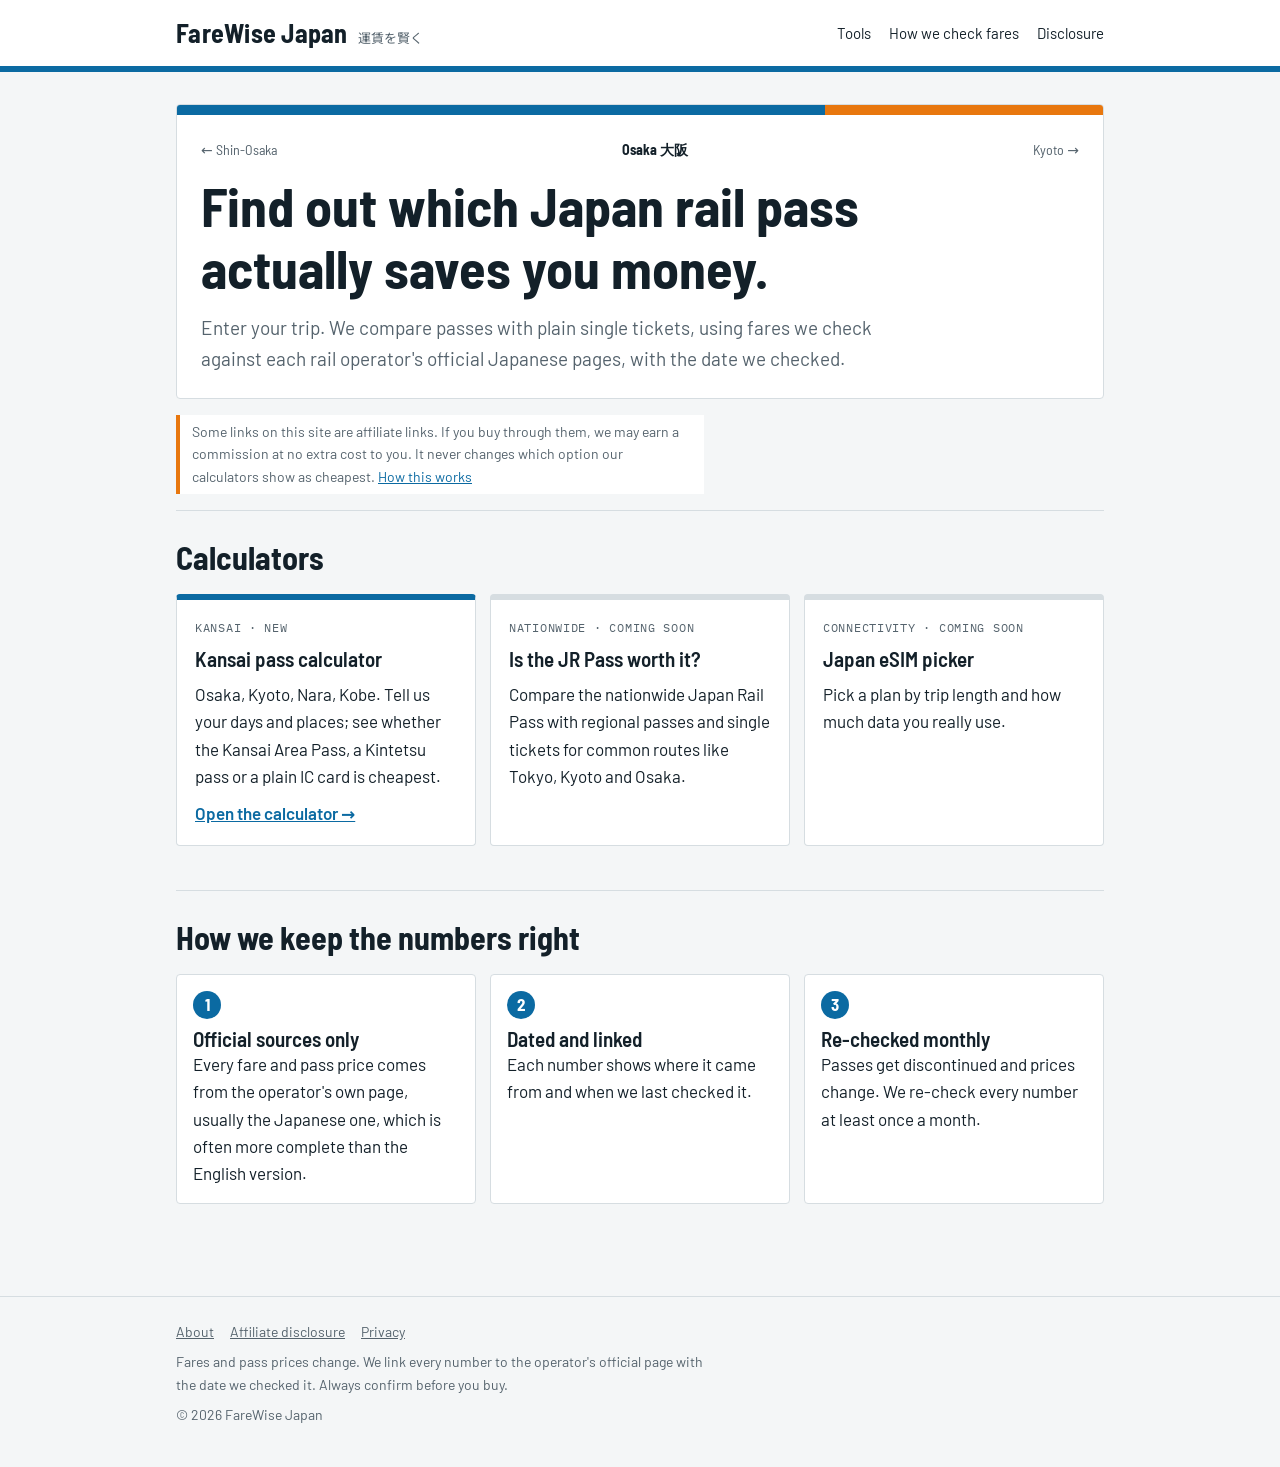
<file: index.html>
<!doctype html>
<html lang="en">
<head>
<meta charset="utf-8">
<meta name="viewport" content="width=device-width,initial-scale=1,viewport-fit=cover">
<title>FareWise Japan — Which Japan rail pass actually saves you money? | FareWise Japan</title>
<meta name="description" content="Free calculators that compare Japan rail passes with single tickets, using fares checked against official Japanese operator pages.">
<link rel="canonical" href="https://ss2d5sgg-tech.github.io/site/">
<link rel="preconnect" href="https://fonts.googleapis.com">
<link rel="preconnect" href="https://fonts.gstatic.com" crossorigin>
<link rel="stylesheet" href="https://fonts.googleapis.com/css2?family=Barlow:wght@400;500;600&family=Barlow+Semi+Condensed:wght@600;700&family=IBM+Plex+Mono:wght@400;500&family=Noto+Sans+JP:wght@400;500&display=swap">
<link rel="stylesheet" href="assets/style.css">
</head>
<body>
<header class="site-head"><div class="wrap">
  <a class="brand" href="index.html"><b>FareWise Japan</b><span lang="ja">運賃を賢く</span></a>
  <nav class="nav" aria-label="Main">
    <a href="tools/index.html">Tools</a>
    <a href="about.html">How we check fares</a>
    <a href="disclosure.html">Disclosure</a>
  </nav>
</div></header>
<main><div class="wrap stack">
<section class="board" aria-labelledby="hero">
  <div class="board-stripe"></div>
  <div class="board-body">
    <div class="stations" aria-hidden="true"><span>← Shin-Osaka</span><span>Osaka 大阪</span><span>Kyoto →</span></div>
    <h1 id="hero">Find out which Japan rail pass actually saves you money.</h1>
    <p class="lead">Enter your trip. We compare passes with plain single tickets, using fares we check against each rail operator's official Japanese pages, with the date we checked.</p>
  </div>
</section>

<p class="disclosure">Some links on this site are affiliate links. If you buy through them, we may earn a commission at no extra cost to you. It never changes which option our calculators show as cheapest. <a href="disclosure.html">How this works</a></p>

<section class="section" aria-labelledby="tools-h">
  <h2 id="tools-h">Calculators</h2>
  <div class="tools">
    <article class="tool"><span class="tag">Kansai · new</span><h3>Kansai pass calculator</h3><p>Osaka, Kyoto, Nara, Kobe. Tell us your days and places; see whether the Kansai Area Pass, a Kintetsu pass or a plain IC card is cheapest.</p><a class="go" href="tools/kansai-pass.html">Open the calculator →</a></article>
    <article class="tool soon">
      <span class="tag">Nationwide · coming soon</span>
      <h3>Is the JR Pass worth it?</h3>
      <p>Compare the nationwide Japan Rail Pass with regional passes and single tickets for common routes like Tokyo, Kyoto and Osaka.</p>
    </article>
    <article class="tool soon">
      <span class="tag">Connectivity · coming soon</span>
      <h3>Japan eSIM picker</h3>
      <p>Pick a plan by trip length and how much data you really use.</p>
    </article>
  </div>
</section>

<section class="section" aria-labelledby="how-h">
  <h2 id="how-h">How we keep the numbers right</h2>
  <ol class="steps">
    <li><h3>Official sources only</h3><p>Every fare and pass price comes from the operator's own page, usually the Japanese one, which is often more complete than the English version.</p></li>
    <li><h3>Dated and linked</h3><p>Each number shows where it came from and when we last checked it.</p></li>
    <li><h3>Re-checked monthly</h3><p>Passes get discontinued and prices change. We re-check every number at least once a month.</p></li>
  </ol>
</section>
</div></main>
<footer class="site-foot"><div class="wrap">
  <nav aria-label="Footer">
    <a href="about.html">About</a>
    <a href="disclosure.html">Affiliate disclosure</a>
    <a href="privacy.html">Privacy</a>
  </nav>
  <p>Fares and pass prices change. We link every number to the operator's official page with the date we checked it. Always confirm before you buy.</p>
  <p>&copy; 2026 FareWise Japan</p>
</div></footer>
</body>
</html>
</file>
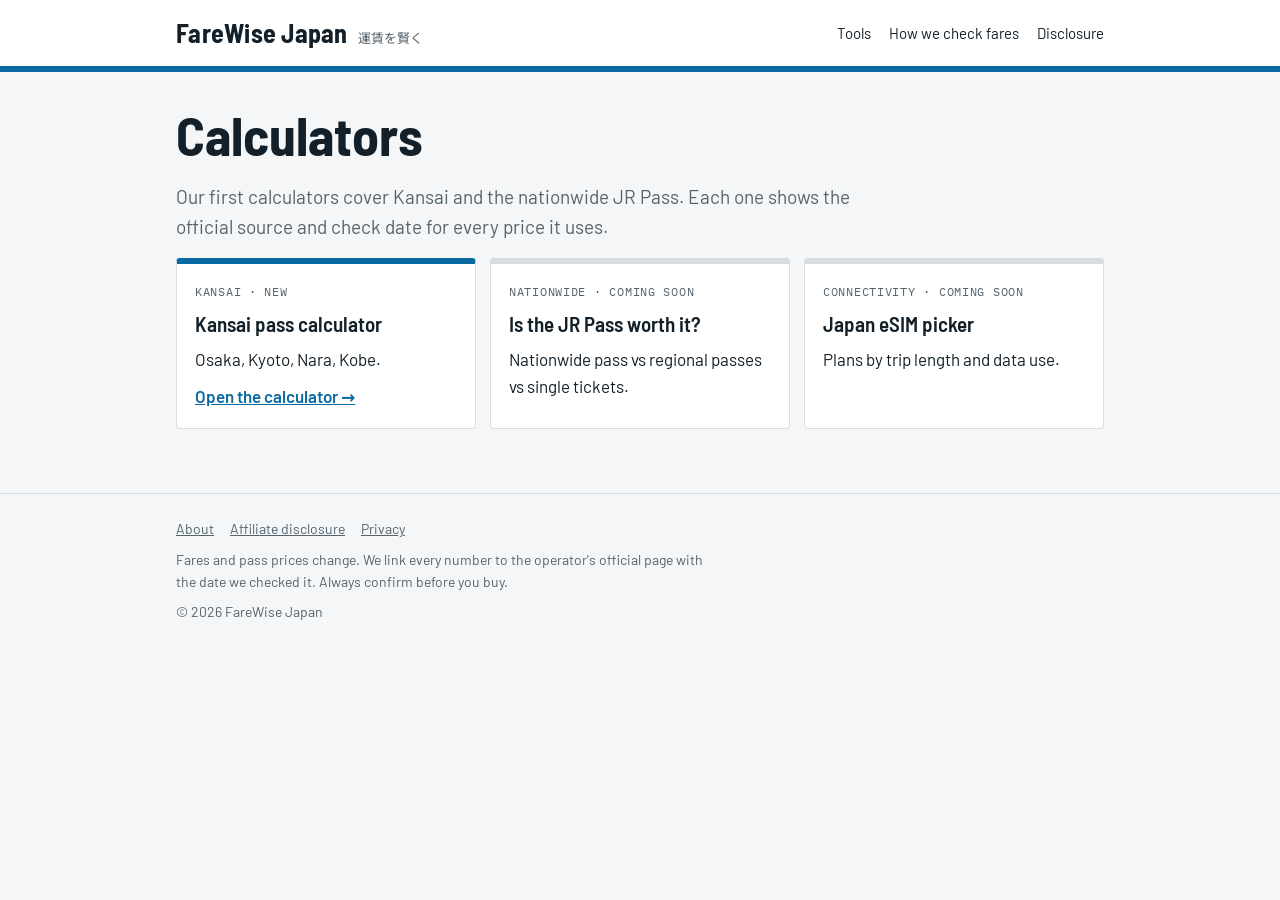
<file: tools/index.html>
<!doctype html>
<html lang="en">
<head>
<meta charset="utf-8">
<meta name="viewport" content="width=device-width,initial-scale=1,viewport-fit=cover">
<title>Calculators | FareWise Japan</title>
<meta name="description" content="Free Japan transport calculators from FareWise Japan.">
<link rel="canonical" href="https://ss2d5sgg-tech.github.io/site/tools/index.html">
<link rel="preconnect" href="https://fonts.googleapis.com">
<link rel="preconnect" href="https://fonts.gstatic.com" crossorigin>
<link rel="stylesheet" href="https://fonts.googleapis.com/css2?family=Barlow:wght@400;500;600&family=Barlow+Semi+Condensed:wght@600;700&family=IBM+Plex+Mono:wght@400;500&family=Noto+Sans+JP:wght@400;500&display=swap">
<link rel="stylesheet" href="../assets/style.css">
</head>
<body>
<header class="site-head"><div class="wrap">
  <a class="brand" href="../index.html"><b>FareWise Japan</b><span lang="ja">運賃を賢く</span></a>
  <nav class="nav" aria-label="Main">
    <a href="../tools/index.html">Tools</a>
    <a href="../about.html">How we check fares</a>
    <a href="../disclosure.html">Disclosure</a>
  </nav>
</div></header>
<main><div class="wrap stack">
<h1>Calculators</h1>
<p class="lead">Our first calculators cover Kansai and the nationwide JR Pass. Each one shows the official source and check date for every price it uses.</p>
<div class="tools">
  <article class="tool"><span class="tag">Kansai · new</span><h3>Kansai pass calculator</h3><p>Osaka, Kyoto, Nara, Kobe.</p><a class="go" href="kansai-pass.html">Open the calculator →</a></article>
  <article class="tool soon"><span class="tag">Nationwide · coming soon</span><h3>Is the JR Pass worth it?</h3><p>Nationwide pass vs regional passes vs single tickets.</p></article>
  <article class="tool soon"><span class="tag">Connectivity · coming soon</span><h3>Japan eSIM picker</h3><p>Plans by trip length and data use.</p></article>
</div>
</div></main>
<footer class="site-foot"><div class="wrap">
  <nav aria-label="Footer">
    <a href="../about.html">About</a>
    <a href="../disclosure.html">Affiliate disclosure</a>
    <a href="../privacy.html">Privacy</a>
  </nav>
  <p>Fares and pass prices change. We link every number to the operator's official page with the date we checked it. Always confirm before you buy.</p>
  <p>&copy; 2026 FareWise Japan</p>
</div></footer>
</body>
</html>
</file>
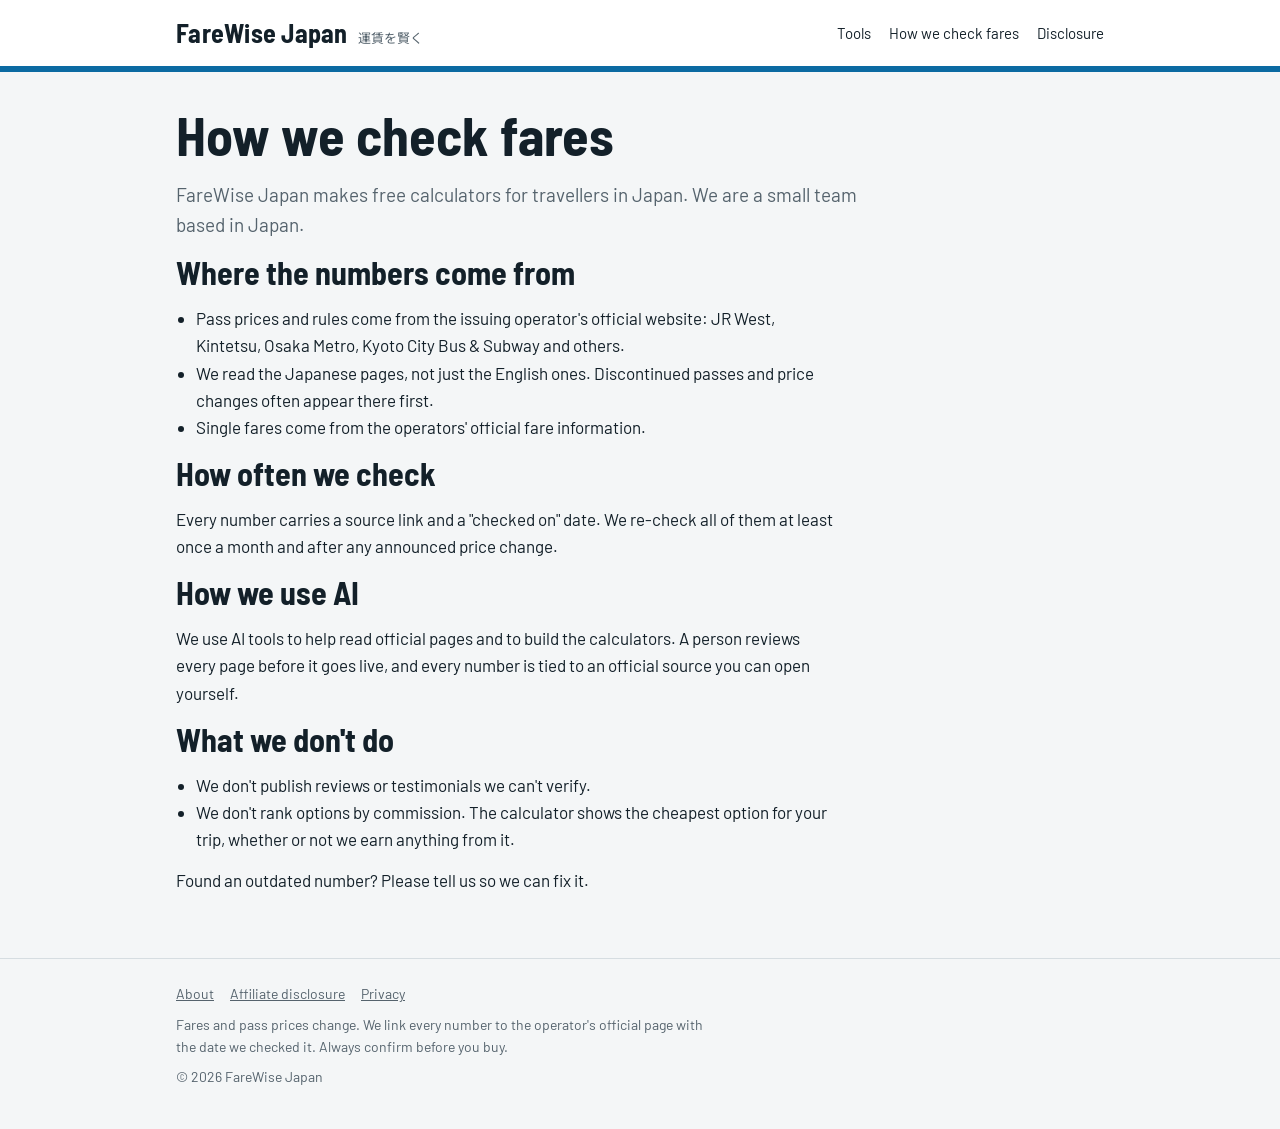
<file: about.html>
<!doctype html>
<html lang="en">
<head>
<meta charset="utf-8">
<meta name="viewport" content="width=device-width,initial-scale=1,viewport-fit=cover">
<title>How we check fares | FareWise Japan</title>
<meta name="description" content="How FareWise Japan sources, dates and re-checks every Japan rail fare and pass price.">
<link rel="canonical" href="https://ss2d5sgg-tech.github.io/site/about.html">
<link rel="preconnect" href="https://fonts.googleapis.com">
<link rel="preconnect" href="https://fonts.gstatic.com" crossorigin>
<link rel="stylesheet" href="https://fonts.googleapis.com/css2?family=Barlow:wght@400;500;600&family=Barlow+Semi+Condensed:wght@600;700&family=IBM+Plex+Mono:wght@400;500&family=Noto+Sans+JP:wght@400;500&display=swap">
<link rel="stylesheet" href="assets/style.css">
</head>
<body>
<header class="site-head"><div class="wrap">
  <a class="brand" href="index.html"><b>FareWise Japan</b><span lang="ja">運賃を賢く</span></a>
  <nav class="nav" aria-label="Main">
    <a href="tools/index.html">Tools</a>
    <a href="about.html">How we check fares</a>
    <a href="disclosure.html">Disclosure</a>
  </nav>
</div></header>
<main><div class="wrap stack">
<article class="prose">
  <h1>How we check fares</h1>
  <p class="lead">FareWise Japan makes free calculators for travellers in Japan. We are a small team based in Japan.</p>
  <h2>Where the numbers come from</h2>
  <ul>
    <li>Pass prices and rules come from the issuing operator's official website: JR West, Kintetsu, Osaka Metro, Kyoto City Bus &amp; Subway and others.</li>
    <li>We read the Japanese pages, not just the English ones. Discontinued passes and price changes often appear there first.</li>
    <li>Single fares come from the operators' official fare information.</li>
  </ul>
  <h2>How often we check</h2>
  <p>Every number carries a source link and a "checked on" date. We re-check all of them at least once a month and after any announced price change.</p>
  <h2>How we use AI</h2>
  <p>We use AI tools to help read official pages and to build the calculators. A person reviews every page before it goes live, and every number is tied to an official source you can open yourself.</p>
  <h2>What we don't do</h2>
  <ul>
    <li>We don't publish reviews or testimonials we can't verify.</li>
    <li>We don't rank options by commission. The calculator shows the cheapest option for your trip, whether or not we earn anything from it.</li>
  </ul>
  <p>Found an outdated number? Please tell us so we can fix it.</p>
</article>
</div></main>
<footer class="site-foot"><div class="wrap">
  <nav aria-label="Footer">
    <a href="about.html">About</a>
    <a href="disclosure.html">Affiliate disclosure</a>
    <a href="privacy.html">Privacy</a>
  </nav>
  <p>Fares and pass prices change. We link every number to the operator's official page with the date we checked it. Always confirm before you buy.</p>
  <p>&copy; 2026 FareWise Japan</p>
</div></footer>
</body>
</html>
</file>
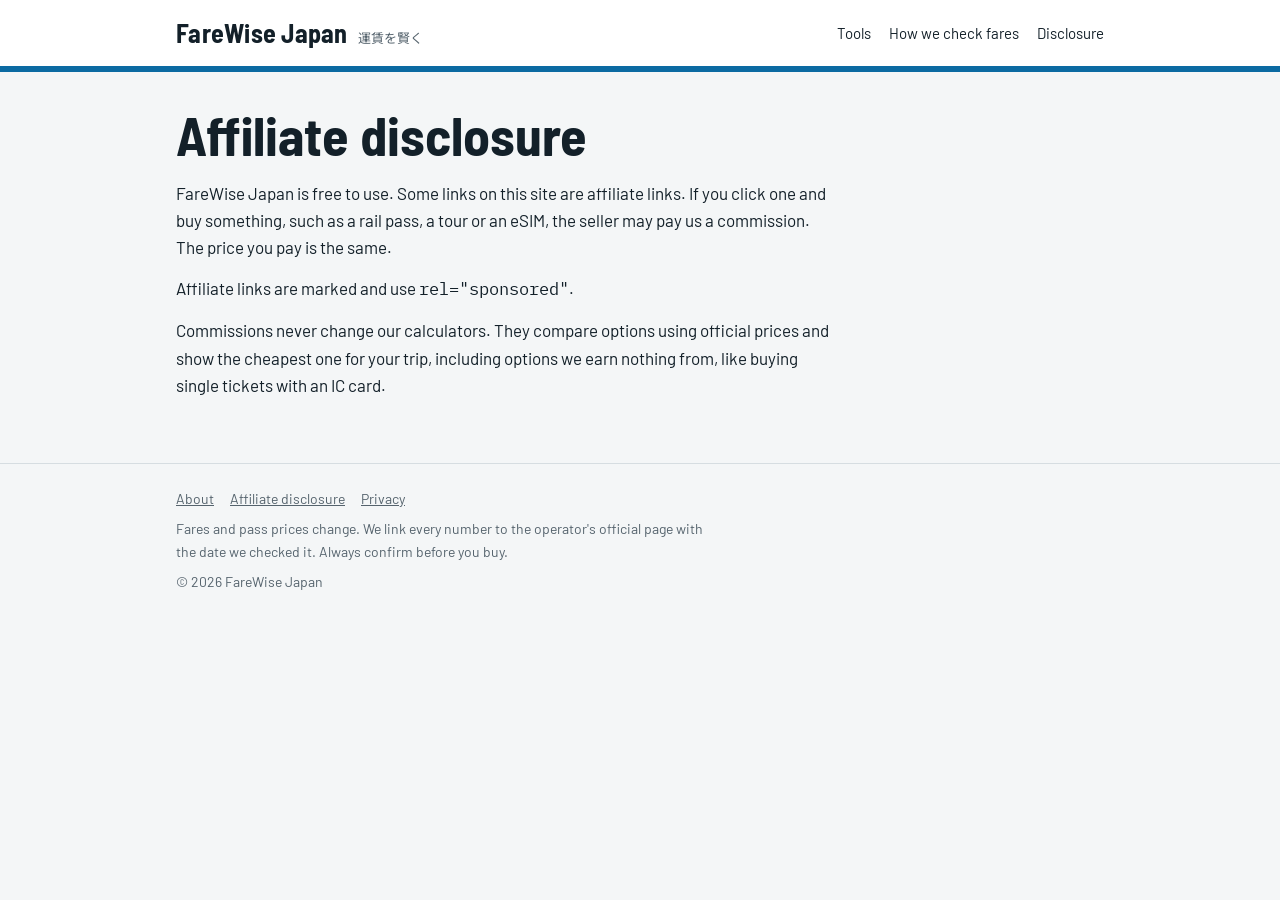
<file: disclosure.html>
<!doctype html>
<html lang="en">
<head>
<meta charset="utf-8">
<meta name="viewport" content="width=device-width,initial-scale=1,viewport-fit=cover">
<title>Affiliate disclosure | FareWise Japan</title>
<meta name="description" content="How FareWise Japan earns money and how that affects (and does not affect) our calculators.">
<link rel="canonical" href="https://ss2d5sgg-tech.github.io/site/disclosure.html">
<link rel="preconnect" href="https://fonts.googleapis.com">
<link rel="preconnect" href="https://fonts.gstatic.com" crossorigin>
<link rel="stylesheet" href="https://fonts.googleapis.com/css2?family=Barlow:wght@400;500;600&family=Barlow+Semi+Condensed:wght@600;700&family=IBM+Plex+Mono:wght@400;500&family=Noto+Sans+JP:wght@400;500&display=swap">
<link rel="stylesheet" href="assets/style.css">
</head>
<body>
<header class="site-head"><div class="wrap">
  <a class="brand" href="index.html"><b>FareWise Japan</b><span lang="ja">運賃を賢く</span></a>
  <nav class="nav" aria-label="Main">
    <a href="tools/index.html">Tools</a>
    <a href="about.html">How we check fares</a>
    <a href="disclosure.html">Disclosure</a>
  </nav>
</div></header>
<main><div class="wrap stack">
<article class="prose">
  <h1>Affiliate disclosure</h1>
  <p>FareWise Japan is free to use. Some links on this site are affiliate links. If you click one and buy something, such as a rail pass, a tour or an eSIM, the seller may pay us a commission. The price you pay is the same.</p>
  <p>Affiliate links are marked and use <span class="num">rel="sponsored"</span>.</p>
  <p>Commissions never change our calculators. They compare options using official prices and show the cheapest one for your trip, including options we earn nothing from, like buying single tickets with an IC card.</p>
</article>
</div></main>
<footer class="site-foot"><div class="wrap">
  <nav aria-label="Footer">
    <a href="about.html">About</a>
    <a href="disclosure.html">Affiliate disclosure</a>
    <a href="privacy.html">Privacy</a>
  </nav>
  <p>Fares and pass prices change. We link every number to the operator's official page with the date we checked it. Always confirm before you buy.</p>
  <p>&copy; 2026 FareWise Japan</p>
</div></footer>
</body>
</html>
</file>
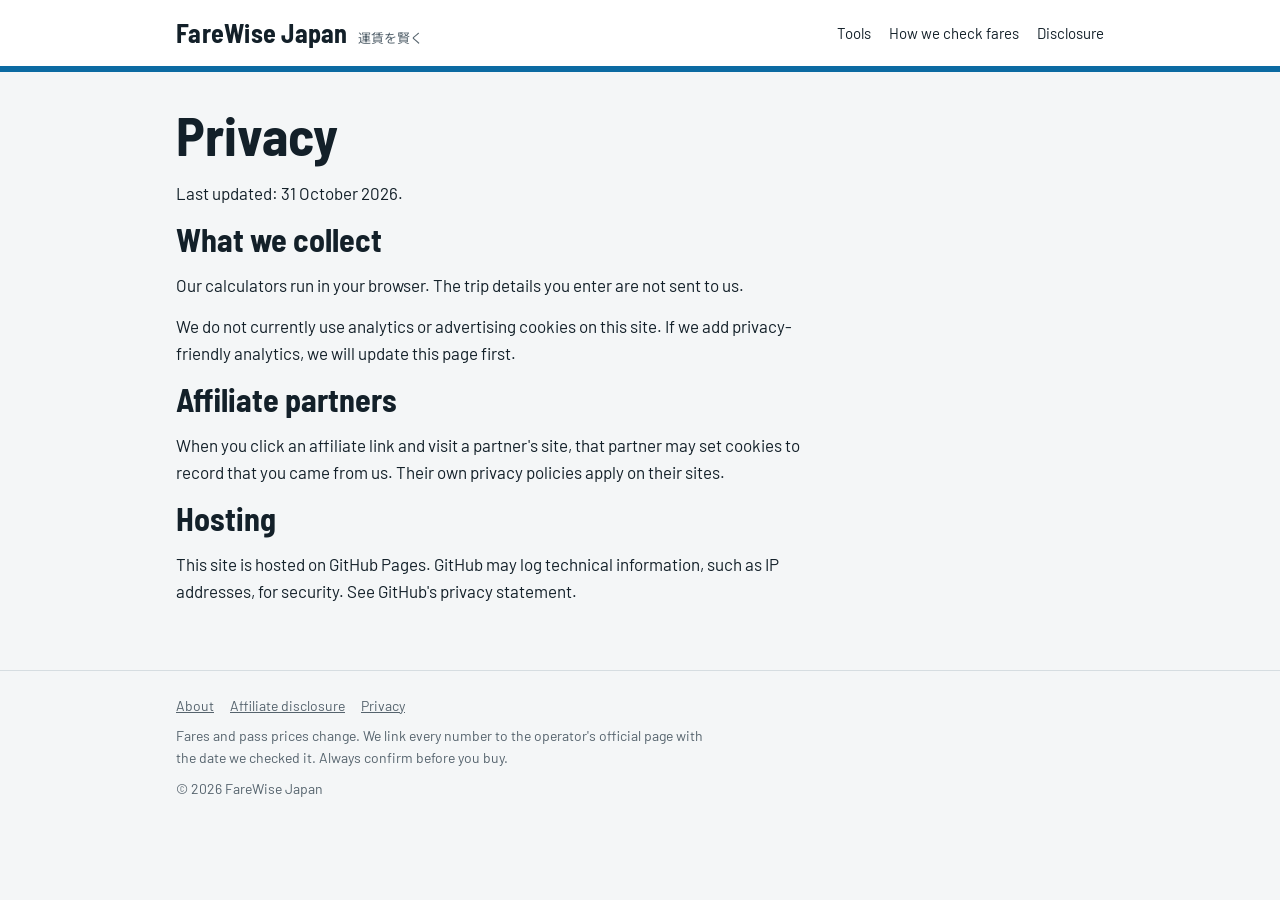
<file: privacy.html>
<!doctype html>
<html lang="en">
<head>
<meta charset="utf-8">
<meta name="viewport" content="width=device-width,initial-scale=1,viewport-fit=cover">
<title>Privacy | FareWise Japan</title>
<meta name="description" content="Privacy policy for FareWise Japan.">
<link rel="canonical" href="https://ss2d5sgg-tech.github.io/site/privacy.html">
<link rel="preconnect" href="https://fonts.googleapis.com">
<link rel="preconnect" href="https://fonts.gstatic.com" crossorigin>
<link rel="stylesheet" href="https://fonts.googleapis.com/css2?family=Barlow:wght@400;500;600&family=Barlow+Semi+Condensed:wght@600;700&family=IBM+Plex+Mono:wght@400;500&family=Noto+Sans+JP:wght@400;500&display=swap">
<link rel="stylesheet" href="assets/style.css">
</head>
<body>
<header class="site-head"><div class="wrap">
  <a class="brand" href="index.html"><b>FareWise Japan</b><span lang="ja">運賃を賢く</span></a>
  <nav class="nav" aria-label="Main">
    <a href="tools/index.html">Tools</a>
    <a href="about.html">How we check fares</a>
    <a href="disclosure.html">Disclosure</a>
  </nav>
</div></header>
<main><div class="wrap stack">
<article class="prose">
  <h1>Privacy</h1>
  <p>Last updated: 31 October 2026.</p>
  <h2>What we collect</h2>
  <p>Our calculators run in your browser. The trip details you enter are not sent to us.</p>
  <p>We do not currently use analytics or advertising cookies on this site. If we add privacy-friendly analytics, we will update this page first.</p>
  <h2>Affiliate partners</h2>
  <p>When you click an affiliate link and visit a partner's site, that partner may set cookies to record that you came from us. Their own privacy policies apply on their sites.</p>
  <h2>Hosting</h2>
  <p>This site is hosted on GitHub Pages. GitHub may log technical information, such as IP addresses, for security. See GitHub's privacy statement.</p>
</article>
</div></main>
<footer class="site-foot"><div class="wrap">
  <nav aria-label="Footer">
    <a href="about.html">About</a>
    <a href="disclosure.html">Affiliate disclosure</a>
    <a href="privacy.html">Privacy</a>
  </nav>
  <p>Fares and pass prices change. We link every number to the operator's official page with the date we checked it. Always confirm before you buy.</p>
  <p>&copy; 2026 FareWise Japan</p>
</div></footer>
</body>
</html>
</file>
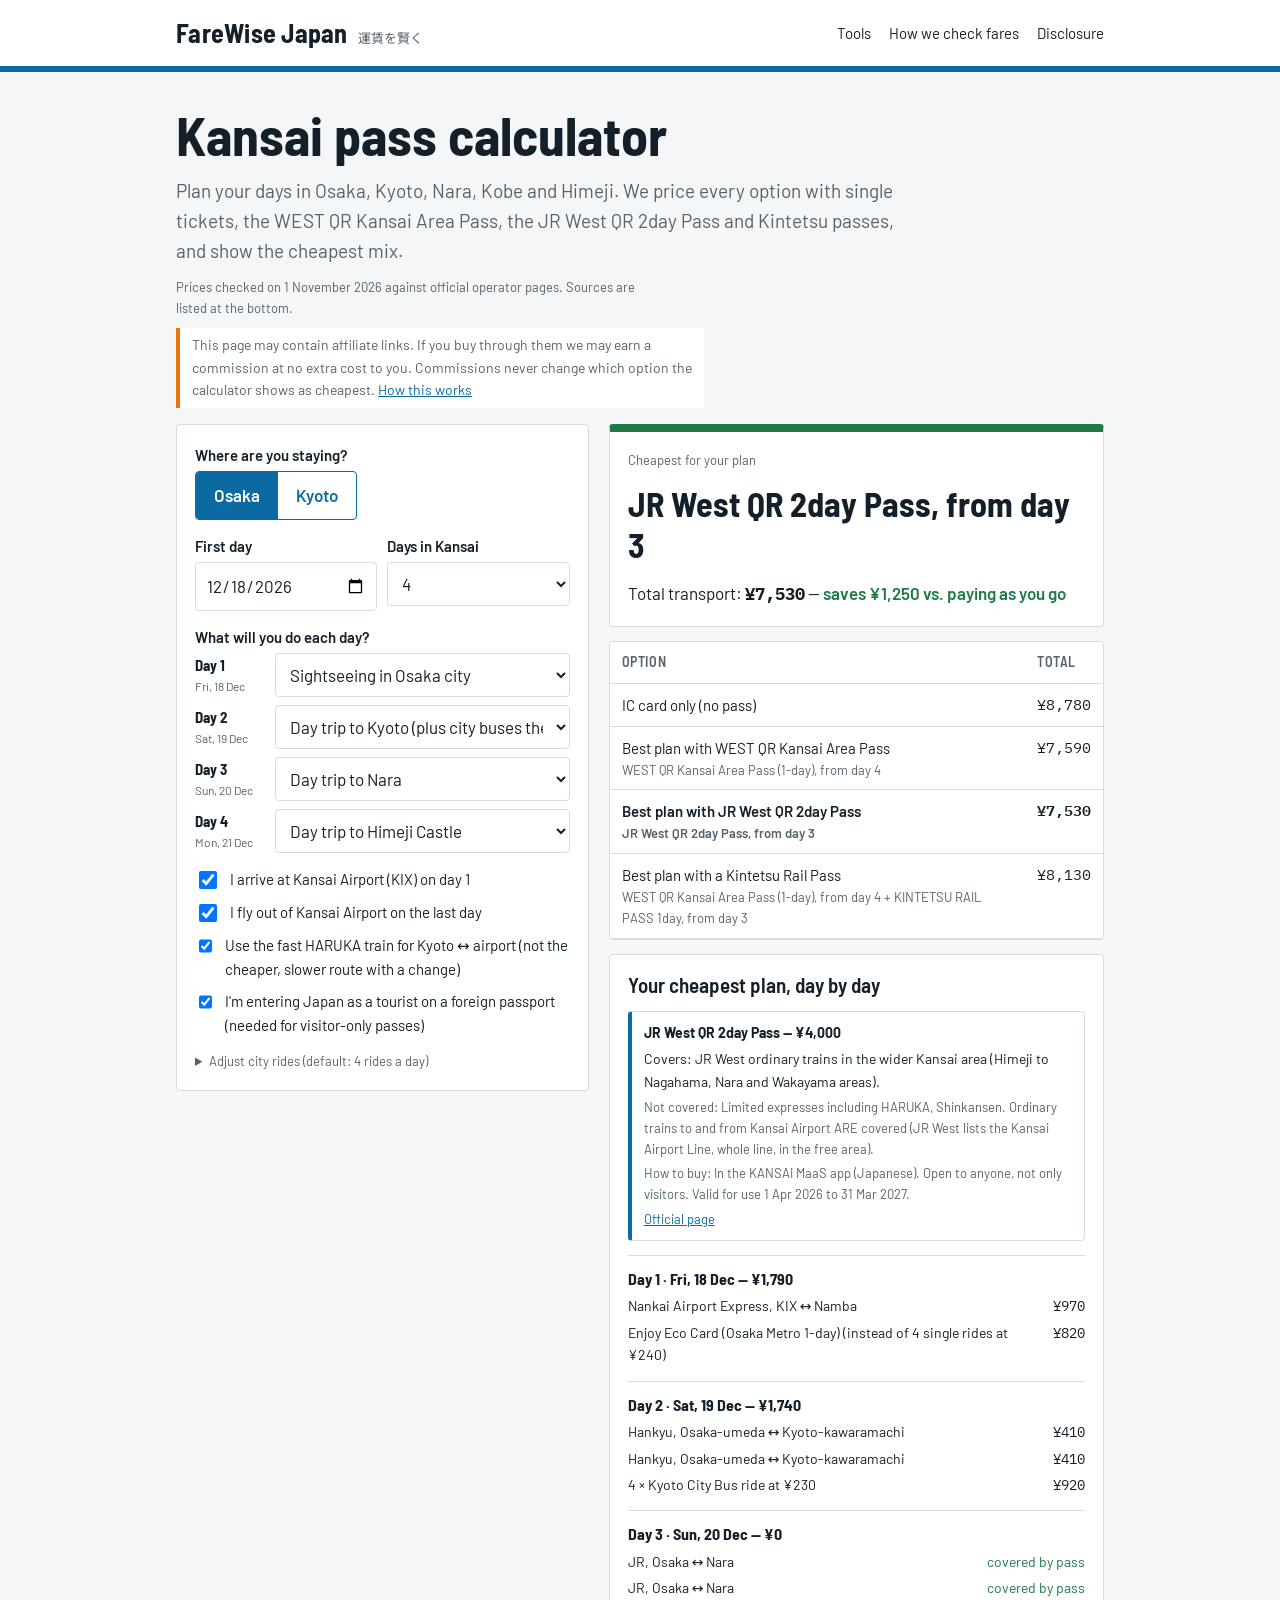
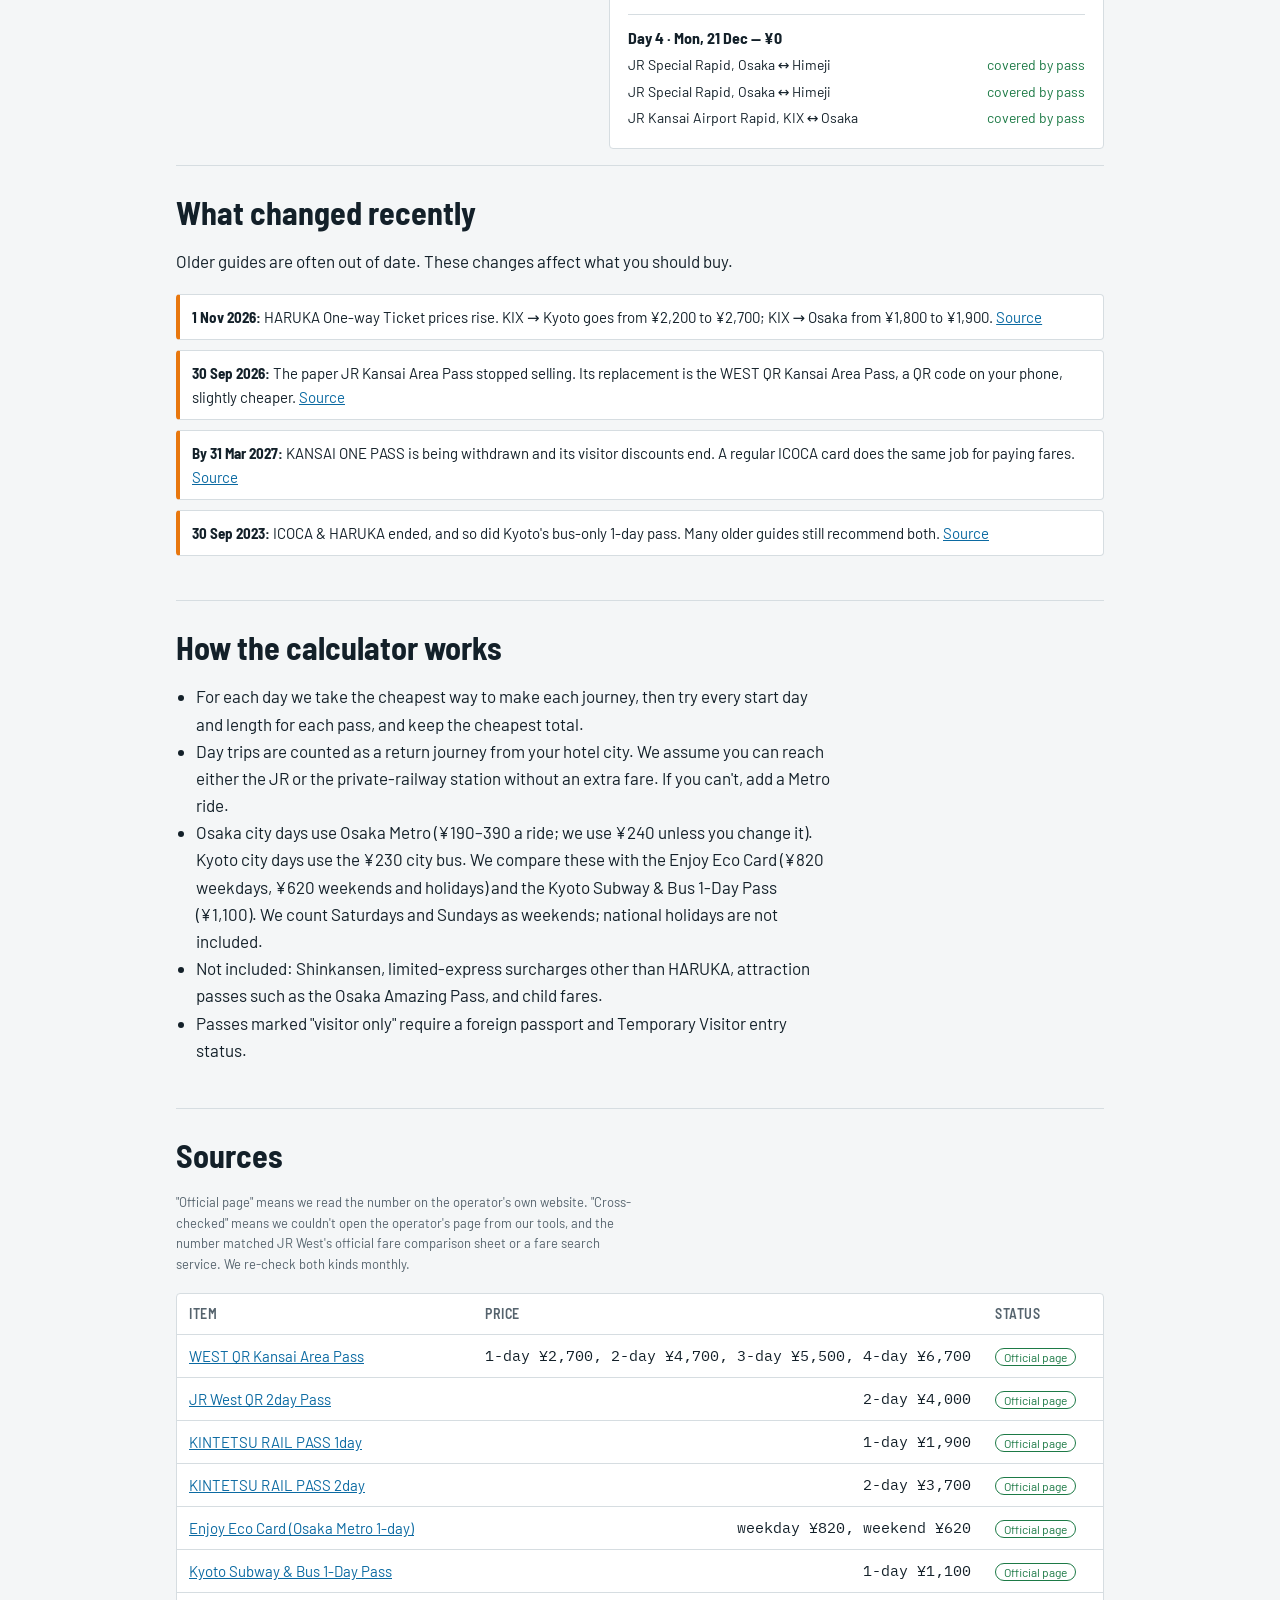
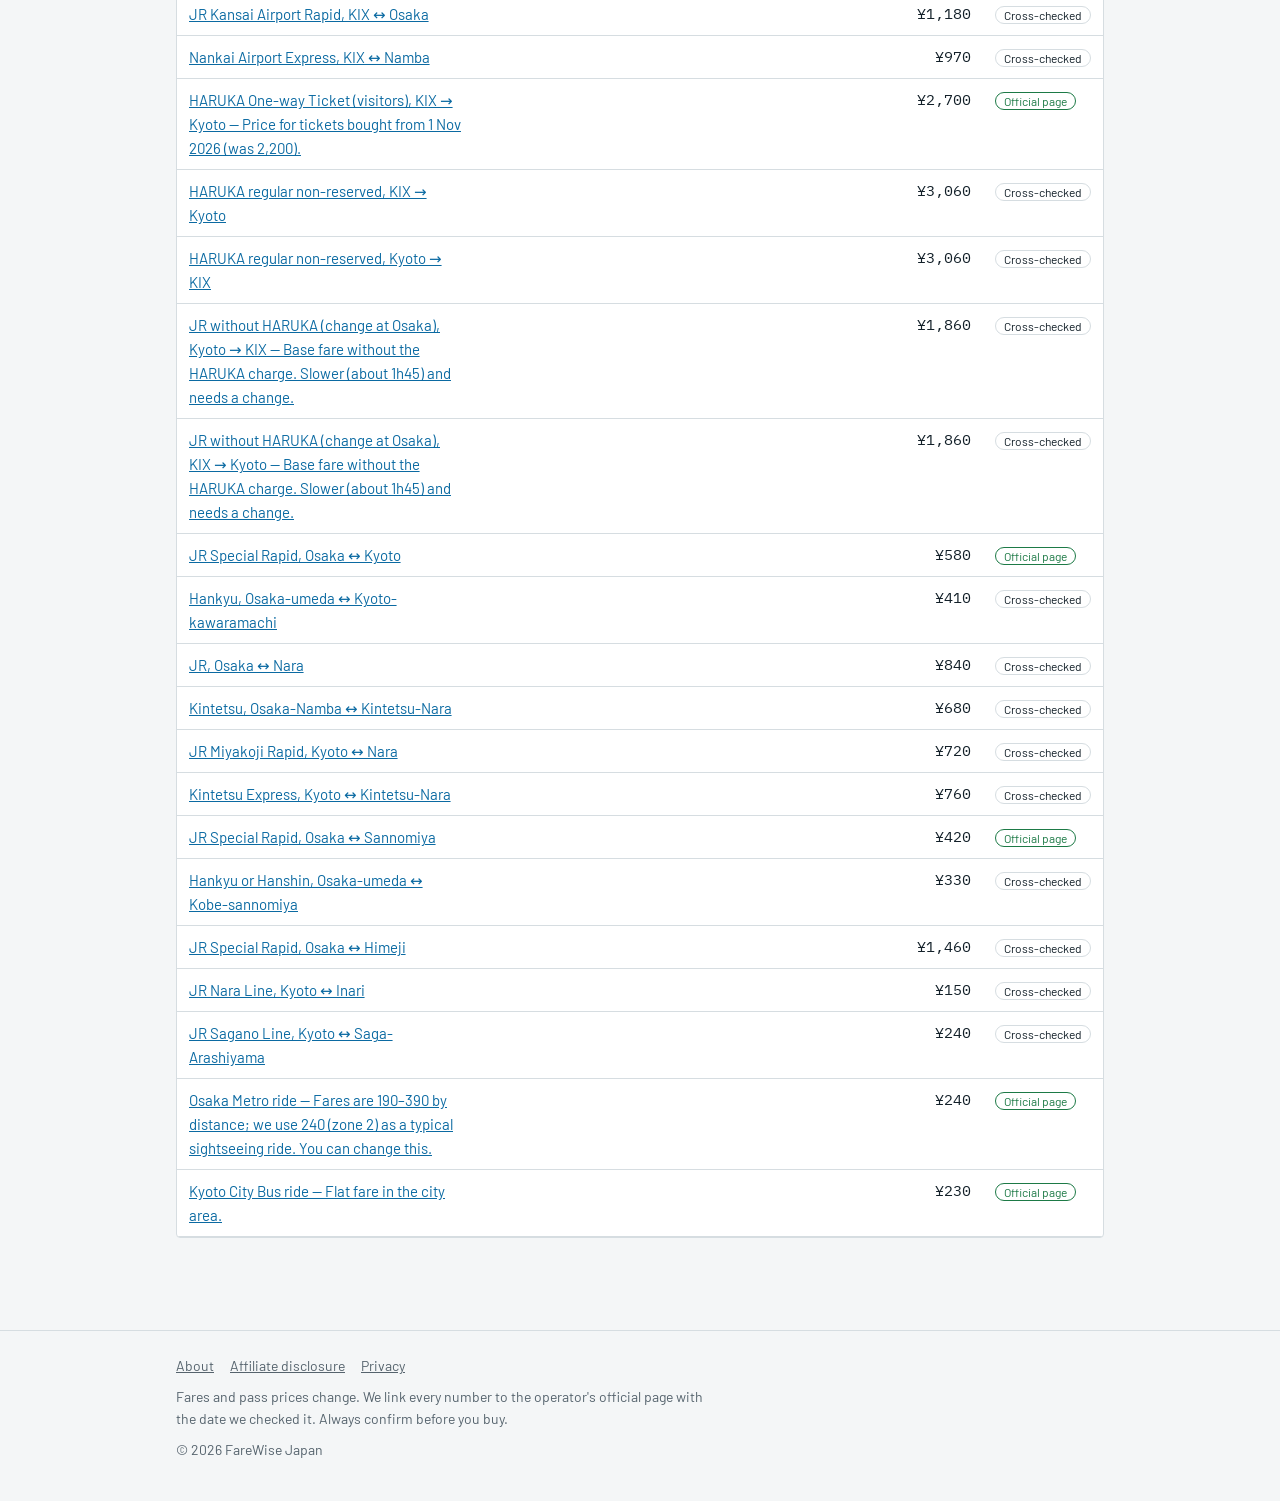
<file: tools/kansai-pass.html>
<!doctype html>
<html lang="en">
<head>
<meta charset="utf-8">
<meta name="viewport" content="width=device-width,initial-scale=1,viewport-fit=cover">
<title>Kansai Pass Calculator 2026: Is the Kansai Area Pass worth it? | FareWise Japan</title>
<meta name="description" content="Plan your days in Osaka, Kyoto, Nara, Kobe and Himeji and see whether the WEST QR Kansai Area Pass, JR West 2day Pass, a Kintetsu pass or an IC card is cheapest. Fares checked on official pages.">
<link rel="canonical" href="https://ss2d5sgg-tech.github.io/site/tools/kansai-pass.html">
<link rel="preconnect" href="https://fonts.googleapis.com">
<link rel="preconnect" href="https://fonts.gstatic.com" crossorigin>
<link rel="stylesheet" href="https://fonts.googleapis.com/css2?family=Barlow:wght@400;500;600&family=Barlow+Semi+Condensed:wght@600;700&family=IBM+Plex+Mono:wght@400;500&family=Noto+Sans+JP:wght@400;500&display=swap">
<link rel="stylesheet" href="../assets/style.css">
</head>
<body>
<header class="site-head"><div class="wrap">
  <a class="brand" href="../index.html"><b>FareWise Japan</b><span lang="ja">運賃を賢く</span></a>
  <nav class="nav" aria-label="Main">
    <a href="../tools/index.html">Tools</a>
    <a href="../about.html">How we check fares</a>
    <a href="../disclosure.html">Disclosure</a>
  </nav>
</div></header>
<main><div class="wrap stack">
<style>
.calc{display:grid;grid-template-columns:minmax(0,1fr);gap:20px}
@media (min-width:900px){.calc{grid-template-columns:minmax(0,5fr) minmax(0,6fr);align-items:start}}
.panel{background:var(--board);border:1px solid var(--rule);border-radius:4px;padding:18px;display:flex;flex-direction:column;gap:14px;min-width:0}
.field{display:flex;flex-direction:column;gap:4px}
.field label,.legend{font-weight:600;font-size:15px}
.hint{font-size:13px;color:var(--muted)}
.seg{display:flex;gap:0;border:1px solid var(--line);border-radius:4px;overflow:hidden;width:fit-content}
.seg button{border:0;border-radius:0;background:transparent;color:var(--line);min-height:40px}
.seg button[aria-pressed="true"]{background:var(--line);color:#fff}
.days{display:flex;flex-direction:column;gap:8px}
.day{display:grid;grid-template-columns:72px minmax(0,1fr);gap:8px;align-items:center}
.day b{font-family:var(--display);font-size:15px}
.day small{display:block;font-size:12px;color:var(--muted);font-weight:400}
.day select{width:100%;min-width:0}
.checks{display:flex;flex-direction:column;gap:8px}
.checks label{display:flex;gap:10px;align-items:flex-start;font-size:15px}
.checks input{min-height:auto;margin-top:4px;width:18px;height:18px}
.row2{display:grid;grid-template-columns:1fr 1fr;gap:10px}
.row2 input{width:100%}
.verdict{border-top:8px solid var(--good)}
.verdict .big{font-family:var(--display);font-size:clamp(26px,4vw,34px);font-weight:700;line-height:1.2}
.save{color:var(--good);font-weight:600}
td.y{text-align:right;font-family:var(--mono);font-variant-numeric:tabular-nums;white-space:nowrap}
tr.best td{font-weight:600}
.daybox{border-top:1px solid var(--rule);padding-top:10px;display:flex;flex-direction:column;gap:4px}
.daybox h4{margin:0;font-family:var(--display);font-size:16px}
.line{display:flex;justify-content:space-between;gap:12px;font-size:14px}
.line span:first-child{min-width:0}
.line .covered{color:var(--good)}
.passcard{border:1px solid var(--rule);border-left:4px solid var(--line);border-radius:4px;padding:10px 12px;font-size:14px;display:flex;flex-direction:column;gap:4px}
.changes{list-style:none;margin:0;padding:0;display:flex;flex-direction:column;gap:10px}
.changes li{background:var(--board);border:1px solid var(--rule);border-left:4px solid var(--line-2);border-radius:4px;padding:10px 12px;font-size:15px}
.changes b{font-family:var(--display)}
.st{font-size:12px;border-radius:999px;padding:1px 8px;border:1px solid var(--rule);white-space:nowrap}
.st.verified{color:var(--good);border-color:var(--good)}
</style>

<header class="stack" style="gap:10px">
  <h1>Kansai pass calculator</h1>
  <p class="lead">Plan your days in Osaka, Kyoto, Nara, Kobe and Himeji. We price every option with single tickets, the WEST QR Kansai Area Pass, the JR West QR 2day Pass and Kintetsu passes, and show the cheapest mix.</p>
  <p class="hint">Prices checked on <span id="checked"></span> against official operator pages. Sources are listed at the bottom.</p>
  <p class="disclosure">This page may contain affiliate links. If you buy through them we may earn a commission at no extra cost to you. Commissions never change which option the calculator shows as cheapest. <a href="../disclosure.html">How this works</a></p>
</header>

<div class="calc">
  <form class="panel" id="form" aria-label="Your trip" onsubmit="return false">
    <div class="field">
      <span class="legend" id="base-l">Where are you staying?</span>
      <div class="seg" role="group" aria-labelledby="base-l">
        <button type="button" data-base="osaka" aria-pressed="true">Osaka</button>
        <button type="button" data-base="kyoto" aria-pressed="false">Kyoto</button>
      </div>
    </div>
    <div class="row2">
      <div class="field"><label for="start">First day</label><input type="date" id="start"></div>
      <div class="field"><label for="ndays">Days in Kansai</label>
        <select id="ndays"><option>1</option><option>2</option><option>3</option><option selected>4</option><option>5</option><option>6</option><option>7</option></select></div>
    </div>
    <div class="field"><span class="legend">What will you do each day?</span><div class="days" id="days"></div></div>
    <div class="checks">
      <label><input type="checkbox" id="arrive" checked> I arrive at Kansai Airport (KIX) on day 1</label>
      <label><input type="checkbox" id="depart" checked> I fly out of Kansai Airport on the last day</label>
      <label><input type="checkbox" id="fast" checked> Use the fast HARUKA train for Kyoto ↔ airport (not the cheaper, slower route with a change)</label>
      <label><input type="checkbox" id="visitor" checked> I'm entering Japan as a tourist on a foreign passport (needed for visitor-only passes)</label>
    </div>
    <details>
      <summary class="hint">Adjust city rides (default: 4 rides a day)</summary>
      <div class="row2" style="margin-top:10px">
        <div class="field"><label for="osaka-n">Osaka Metro rides per Osaka day</label><input type="number" id="osaka-n" min="0" max="12" value="4"></div>
        <div class="field"><label for="kyoto-n">Kyoto bus rides per Kyoto day</label><input type="number" id="kyoto-n" min="0" max="12" value="4"></div>
      </div>
    </details>
  </form>

  <section class="stack" aria-live="polite" id="out" style="gap:14px;min-width:0"></section>
</div>

<section class="section" aria-labelledby="chg-h">
  <h2 id="chg-h">What changed recently</h2>
  <p>Older guides are often out of date. These changes affect what you should buy.</p>
  <ul class="changes" id="changes"></ul>
</section>

<section class="section" aria-labelledby="as-h">
  <h2 id="as-h">How the calculator works</h2>
  <div class="prose">
    <ul>
      <li>For each day we take the cheapest way to make each journey, then try every start day and length for each pass, and keep the cheapest total.</li>
      <li>Day trips are counted as a return journey from your hotel city. We assume you can reach either the JR or the private-railway station without an extra fare. If you can't, add a Metro ride.</li>
      <li>Osaka city days use Osaka Metro (¥190–390 a ride; we use ¥240 unless you change it). Kyoto city days use the ¥230 city bus. We compare these with the Enjoy Eco Card (¥820 weekdays, ¥620 weekends and holidays) and the Kyoto Subway &amp; Bus 1-Day Pass (¥1,100). We count Saturdays and Sundays as weekends; national holidays are not included.</li>
      <li>Not included: Shinkansen, limited-express surcharges other than HARUKA, attraction passes such as the Osaka Amazing Pass, and child fares.</li>
      <li>Passes marked "visitor only" require a foreign passport and Temporary Visitor entry status.</li>
    </ul>
  </div>
</section>

<section class="section" aria-labelledby="src-h">
  <h2 id="src-h">Sources</h2>
  <p class="hint">"Official page" means we read the number on the operator's own website. "Cross-checked" means we couldn't open the operator's page from our tools, and the number matched JR West's official fare comparison sheet or a fare search service. We re-check both kinds monthly.</p>
  <div class="table-wrap"><table><thead><tr><th>Item</th><th>Price</th><th>Status</th></tr></thead><tbody id="sources"></tbody></table></div>
</section>

<script src="../assets/kansai-data.js"></script>
<script src="../assets/kansai-calc.js"></script>
<script>
(function(){
  var D=window.KANSAI, C=window.KansaiCalc, state={base:"osaka"};
  var $=function(id){return document.getElementById(id)};
  function yen(n){return "¥"+n.toLocaleString("en-US")}
  function el(t,c,x){var e=document.createElement(t);if(c)e.className=c;if(x!=null)e.textContent=x;return e}
  function link(href,text){var a=el("a",null,text);a.href=href;a.target="_blank";a.rel="noopener";return a}
  $("checked").textContent=new Date(D.checked+"T00:00:00").toLocaleDateString("en-GB",{day:"numeric",month:"long",year:"numeric"});

  var t=new Date();t.setDate(t.getDate()+14);
  $("start").value=t.toISOString().slice(0,10);

  var defaults={osaka:["osaka_city","kyoto_trip","nara_trip","himeji_trip","kobe_trip","osaka_city","osaka_city"],
                kyoto:["kyoto_city","inari_arashi","nara_trip","osaka_trip","kyoto_city","kyoto_city","kyoto_city"]};
  var chosen={osaka:defaults.osaka.slice(),kyoto:defaults.kyoto.slice()};

  function dayDate(i){var v=$("start").value;if(!v)return null;var d=new Date(v+"T00:00:00");d.setDate(d.getDate()+i);return d}
  function renderDays(){
    var box=$("days"),n=+$("ndays").value,acts=C.ACTIVITIES[state.base];box.textContent="";
    for(var i=0;i<n;i++){
      var row=el("div","day"),lab=el("label");lab.htmlFor="d"+i;
      var dd=dayDate(i);lab.append(el("b",null,"Day "+(i+1)));
      if(dd)lab.append(el("small",null,dd.toLocaleDateString("en-GB",{weekday:"short",day:"numeric",month:"short"})));
      var s=el("select");s.id="d"+i;
      Object.keys(acts).forEach(function(k){var o=el("option",null,acts[k].label);o.value=k;s.append(o)});
      s.value=chosen[state.base][i]||"rest";
      (function(ix){s.onchange=function(){chosen[state.base][ix]=this.value;calc()}})(i);
      row.append(lab,s);box.append(row);
    }
  }
  function trip(){
    var n=+$("ndays").value,days=[];
    for(var i=0;i<n;i++){var dd=dayDate(i);days.push({activity:chosen[state.base][i]||"rest",weekend:dd?(dd.getDay()===0||dd.getDay()===6):false})}
    return {base:state.base,days:days,arrive:$("arrive").checked,depart:$("depart").checked,fastAirport:$("fast").checked,visitor:$("visitor").checked,
      rides:{osaka:Math.max(0,Math.min(12,+$("osaka-n").value||0)),kyoto:Math.max(0,Math.min(12,+$("kyoto-n").value||0))}};
  }
  function planName(plan){
    if(!plan.length)return "No pass: pay as you go with an IC card (ICOCA)";
    return plan.map(function(p){return D.passes[p.id].name+(p.id==="kansai_area"?" ("+p.len+"-day)":"")+", from day "+(p.start+1)}).join(" + ");
  }
  function calc(){
    var tr=trip(),r=C.solve(tr,D),out=$("out"),best=r.best,none=r.families.none;out.textContent="";
    var v=el("div","panel verdict");
    v.append(el("span","hint","Cheapest for your plan"),el("div","big",planName(best.plan)));
    var p=el("p");p.append("Total transport: ");p.append(el("strong","num",yen(best.total)));
    if(best.plan.length&&none.total>best.total){p.append(" — ");p.append(el("span","save","saves "+yen(none.total-best.total)+" vs. paying as you go"))}
    else if(!best.plan.length){p.append(". No pass beats single tickets for this plan.")}
    v.append(p);out.append(v);

    var cmp=el("div","table-wrap"),tb=el("table"),th=el("thead"),hr=el("tr");["Option","Total"].forEach(function(h){hr.append(el("th",null,h))});th.append(hr);tb.append(th);
    var body=el("tbody");
    [["none","IC card only (no pass)"],["kansai_area","Best plan with WEST QR Kansai Area Pass"],["jr_2day","Best plan with JR West QR 2day Pass"],["kintetsu","Best plan with a Kintetsu Rail Pass"]].forEach(function(f){
      var x=r.families[f[0]],tr2=el("tr");if(x===best)tr2.className="best";
      var name=el("td");name.append(f[1]);
      if(!x){var why=f[0]==="jr_2day"?" (needs at least 2 days)":" (visitor-only pass)";name.append(el("div","hint","Not available"+why))}
      else if(x.plan.length)name.append(el("div","hint",planName(x.plan)));
      tr2.append(name,el("td","y",x?yen(x.total):"—"));body.append(tr2);
    });
    tb.append(body);cmp.append(tb);out.append(cmp);

    var det=el("div","panel");det.append(el("h3",null,"Your cheapest plan, day by day"));
    best.plan.forEach(function(pp){
      var P=D.passes[pp.id],c=el("div","passcard");
      c.append(el("strong",null,P.name+" — "+yen(pp.price)+(P.visitorOnly?" · visitor only":"")));
      c.append(el("span",null,"Covers: "+P.covers),el("span","hint","Not covered: "+P.excludes),el("span","hint","How to buy: "+P.buy));
      var s=el("span","hint");s.append(link(P.src,"Official page"));c.append(s);det.append(c);
    });
    best.days.forEach(function(d,i){
      var b=el("div","daybox"),dd=dayDate(i);
      b.append(el("h4",null,"Day "+(i+1)+(dd?" · "+dd.toLocaleDateString("en-GB",{weekday:"short",day:"numeric",month:"short"}):"")+" — "+yen(d.cost)));
      if(!d.items.length)b.append(el("span","hint","No fares counted."));
      d.items.forEach(function(it){var l=el("div","line");l.append(el("span",null,it.label));
        l.append(it.coveredBy?el("span","covered","covered by pass"):el("span","num",yen(it.cost)));b.append(l)});
      det.append(b);
    });
    out.append(det);
  }

  D.changes.forEach(function(c){var li=el("li");li.append(el("b",null,c.date+": "));li.append(c.text+" ");li.append(link(c.src,"Source"));$("changes").append(li)});
  var rows=[];
  Object.keys(D.passes).forEach(function(k){var P=D.passes[k];var pr=Object.keys(P.prices).map(function(x){return (isNaN(+x)?x:x+"-day")+" "+yen(P.prices[x])}).join(", ");rows.push([P.name,pr,P.status,P.src])});
  Object.keys(D.fares).forEach(function(k){var F=D.fares[k];rows.push([F.label+(F.note?" — "+F.note:""),yen(F.yen),F.status,F.src])});
  Object.keys(D.cityRide).forEach(function(k){var F=D.cityRide[k];rows.push([F.label+" — "+F.note,yen(F.yen),"verified",F.src])});
  rows.forEach(function(r){var tr=el("tr"),a=el("td");a.append(link(r[3],r[0]));tr.append(a,el("td","y",r[1]));var s=el("td");s.append(el("span","st "+r[2],r[2]==="verified"?"Official page":"Cross-checked"));tr.append(s);$("sources").append(tr)});

  document.querySelectorAll("[data-base]").forEach(function(b){b.onclick=function(){state.base=b.dataset.base;document.querySelectorAll("[data-base]").forEach(function(x){x.setAttribute("aria-pressed",x===b)});renderDays();calc()}});
  ["ndays","start"].forEach(function(id){$(id).addEventListener("change",function(){renderDays();calc()})});
  ["arrive","depart","fast","visitor","osaka-n","kyoto-n"].forEach(function(id){$(id).addEventListener("change",calc)});
  renderDays();calc();
})();
</script>
</div></main>
<footer class="site-foot"><div class="wrap">
  <nav aria-label="Footer">
    <a href="../about.html">About</a>
    <a href="../disclosure.html">Affiliate disclosure</a>
    <a href="../privacy.html">Privacy</a>
  </nav>
  <p>Fares and pass prices change. We link every number to the operator's official page with the date we checked it. Always confirm before you buy.</p>
  <p>&copy; 2026 FareWise Japan</p>
</div></footer>
</body>
</html>
</file>
<file: assets/style.css>
/* FareWise Japan — design tokens
   Concept: Japanese station nameboard (駅名標). White board, a coloured line stripe,
   big station-style headings, fares set like a fare chart. */
:root{
  --bg:#f4f6f7; --board:#ffffff; --ink:#132029; --muted:#55636d; --rule:#d6dde1;
  --line:#0b6aa2;      /* main line colour */
  --line-2:#e8770e;    /* airport line accent, used sparingly */
  --good:#1d7a46; --warn:#9a5b00;
  --display:"Barlow Semi Condensed","Barlow","Arial Narrow",system-ui,sans-serif;
  --body:"Barlow",system-ui,-apple-system,"Segoe UI",sans-serif;
  --jp:"Noto Sans JP","Hiragino Sans",sans-serif;
  --mono:"IBM Plex Mono",ui-monospace,Menlo,monospace;
  color-scheme:light;
}
@media (prefers-color-scheme:dark){:root{
  --bg:#0f161b; --board:#172129; --ink:#e6edf1; --muted:#9aa9b3; --rule:#2a3741;
  --line:#4ea9e0; --line-2:#f39a45; --good:#5fcf8b; --warn:#f0b04f; color-scheme:dark}}
*{box-sizing:border-box}
html{-webkit-text-size-adjust:100%}
body{margin:0;background:var(--bg);color:var(--ink);font-family:var(--body);font-size:17px;line-height:1.6}
img{max-width:100%}
a{color:var(--line)}
a:focus-visible,button:focus-visible,input:focus-visible,select:focus-visible{outline:3px solid var(--line-2);outline-offset:2px}
.wrap{max-width:960px;margin:0 auto;padding-left:max(16px,env(safe-area-inset-left));padding-right:max(16px,env(safe-area-inset-right))}

/* Header: a nameboard */
.site-head{background:var(--board);border-bottom:6px solid var(--line)}
.site-head .wrap{display:flex;flex-wrap:wrap;align-items:center;justify-content:space-between;gap:8px 24px;padding-block:12px}
.brand{display:flex;align-items:baseline;gap:10px;text-decoration:none;color:var(--ink)}
.brand b{font-family:var(--display);font-size:26px;font-weight:700;letter-spacing:.01em}
.brand span{font-family:var(--jp);font-size:13px;color:var(--muted)}
.nav{display:flex;flex-wrap:wrap;gap:4px 18px;font-size:15px}
.nav a{color:var(--ink);text-decoration:none;padding:6px 0}
.nav a:hover{color:var(--line)}

main{padding-block:32px 64px}
h1,h2,h3{font-family:var(--display);line-height:1.15;text-wrap:balance;margin:0}
h1{font-size:clamp(34px,6vw,54px);font-weight:700}
h2{font-size:clamp(24px,3.6vw,32px);font-weight:700}
h3{font-size:21px;font-weight:600}
p{margin:0;max-width:66ch}
.lead{font-size:19px;color:var(--muted)}
.stack{display:flex;flex-direction:column;gap:16px}
.section{display:flex;flex-direction:column;gap:18px;padding-block:28px;border-top:1px solid var(--rule)}

/* Station board hero */
.board{background:var(--board);border:1px solid var(--rule);border-radius:4px;overflow:hidden}
.board-stripe{height:10px;background:linear-gradient(90deg,var(--line) 0 70%,var(--line-2) 70% 100%)}
.board-body{padding:24px;display:flex;flex-direction:column;gap:14px}
.stations{display:flex;justify-content:space-between;gap:12px;font-size:14px;color:var(--muted);font-family:var(--display)}
.stations span:nth-child(2){color:var(--ink);font-weight:700}

.disclosure{font-size:14px;color:var(--muted);border-left:4px solid var(--line-2);padding:6px 12px;background:var(--board)}

/* Tool cards */
.tools{display:grid;grid-template-columns:repeat(auto-fit,minmax(260px,1fr));gap:14px}
.tool{background:var(--board);border:1px solid var(--rule);border-top:6px solid var(--line);border-radius:4px;padding:18px;display:flex;flex-direction:column;gap:10px;min-width:0}
.tool.soon{border-top-color:var(--rule)}
.tool .tag{font-family:var(--mono);font-size:12px;letter-spacing:.06em;text-transform:uppercase;color:var(--muted)}
.tool a.go{font-weight:600}

.steps{display:grid;grid-template-columns:repeat(auto-fit,minmax(220px,1fr));gap:14px;padding:0;margin:0;list-style:none;counter-reset:s}
.steps li{counter-increment:s;background:var(--board);border:1px solid var(--rule);border-radius:4px;padding:16px;min-width:0}
.steps li::before{content:counter(s);display:inline-grid;place-items:center;width:28px;height:28px;border-radius:50%;background:var(--line);color:#fff;font-family:var(--display);font-weight:700;margin-bottom:8px}

.prose{display:flex;flex-direction:column;gap:14px}
.prose ul{margin:0;padding-left:1.2em;max-width:66ch}

.site-foot{border-top:1px solid var(--rule);padding-block:24px 40px;font-size:14px;color:var(--muted)}
.site-foot .wrap{display:flex;flex-direction:column;gap:8px}
.site-foot nav{display:flex;flex-wrap:wrap;gap:6px 16px}
.site-foot a{color:var(--muted)}

/* Shared tool UI */
.num{font-family:var(--mono);font-variant-numeric:tabular-nums}
button,.btn{font:inherit;font-weight:600;border-radius:4px;border:1px solid var(--line);background:var(--line);color:#fff;padding:10px 18px;min-height:44px;cursor:pointer}
button.ghost{background:transparent;color:var(--line)}
input,select{font:inherit;color:var(--ink);background:var(--board);border:1px solid var(--rule);border-radius:4px;padding:9px 10px;min-height:44px}
.table-wrap{overflow-x:auto;border:1px solid var(--rule);border-radius:4px;background:var(--board)}
table{border-collapse:collapse;width:100%;font-size:15px}
th,td{text-align:left;padding:9px 12px;border-bottom:1px solid var(--rule);vertical-align:top}
th{font-family:var(--display);font-weight:600;font-size:14px;color:var(--muted);text-transform:uppercase;letter-spacing:.04em}
@media (prefers-reduced-motion:reduce){*{transition:none!important;animation:none!important}}
</file>
